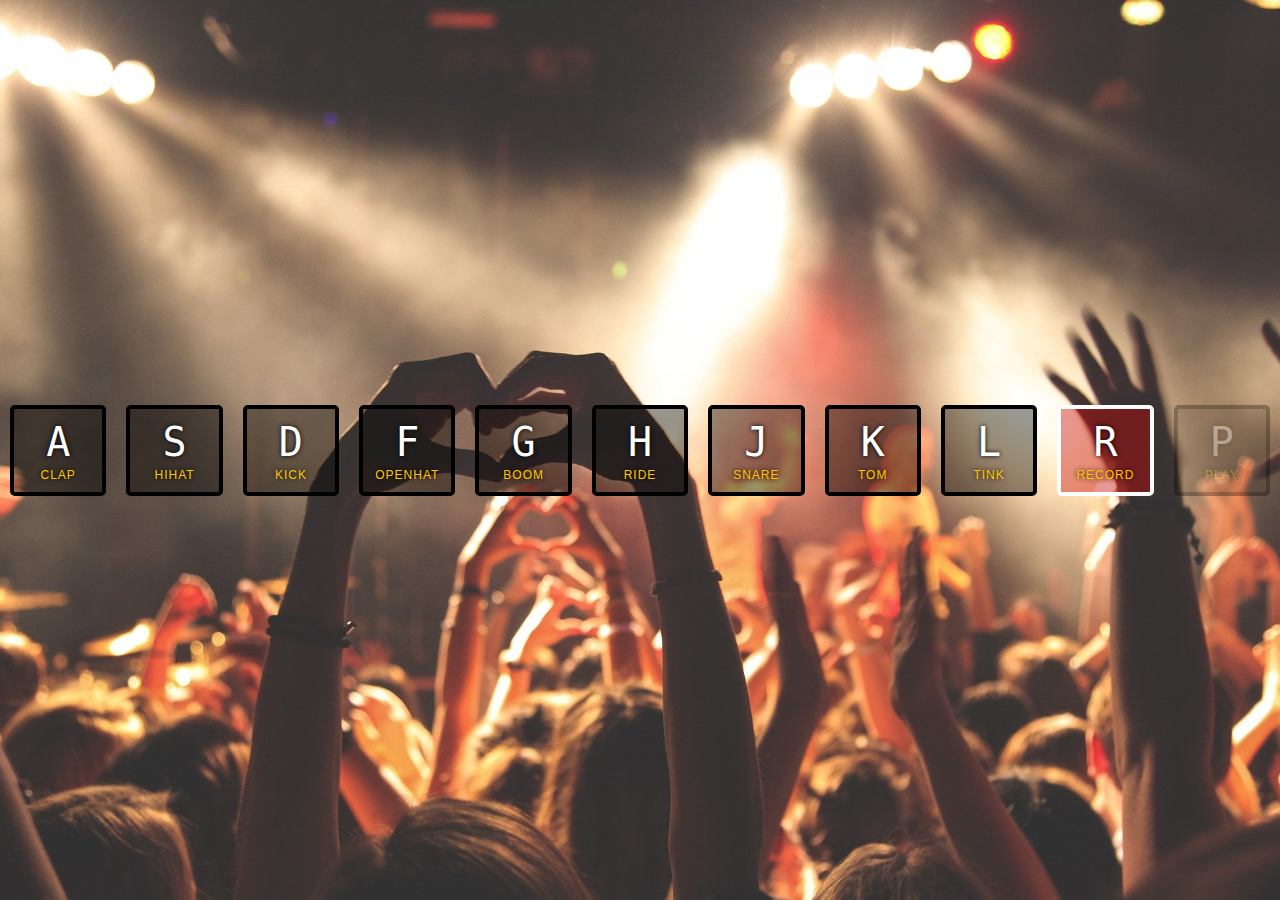
<file: index.html>
<!DOCTYPE html>
<html lang="en">

<head>
  <meta charset="UTF-8">
  <title>JS Drum Kit</title>
  <link rel="stylesheet" href="style.css">
</head>

<body>


  <div class="keys">
    <div data-key="65" class="key">
      <kbd>A</kbd>
      <span class="sound">clap</span>
    </div>
    <div data-key="83" class="key">
      <kbd>S</kbd>
      <span class="sound">hihat</span>
    </div>
    <div data-key="68" class="key">
      <kbd>D</kbd>
      <span class="sound">kick</span>
    </div>
    <div data-key="70" class="key">
      <kbd>F</kbd>
      <span class="sound">openhat</span>
    </div>
    <div data-key="71" class="key">
      <kbd>G</kbd>
      <span class="sound">boom</span>
    </div>
    <div data-key="72" class="key">
      <kbd>H</kbd>
      <span class="sound">ride</span>
    </div>
    <div data-key="74" class="key">
      <kbd>J</kbd>
      <span class="sound">snare</span>
    </div>
    <div data-key="75" class="key">
      <kbd>K</kbd>
      <span class="sound">tom</span>
    </div>
    <div data-key="76" class="key">
      <kbd>L</kbd>
      <span class="sound">tink</span>
    </div>
    <div data-key="82" class="record-block">
      <kbd>R</kbd>
      <span class="sound">Record</span>
    </div>
    <div data-key="80" class="play-block">
      <kbd>P</kbd>
      <span class="sound">Play</span>
    </div>
  </div>

  <audio data-key="65" src="sounds/clap.wav"></audio>
  <audio data-key="83" src="sounds/hihat.wav"></audio>
  <audio data-key="68" src="sounds/kick.wav"></audio>
  <audio data-key="70" src="sounds/openhat.wav"></audio>
  <audio data-key="71" src="sounds/boom.wav"></audio>
  <audio data-key="72" src="sounds/ride.wav"></audio>
  <audio data-key="74" src="sounds/snare.wav"></audio>
  <audio data-key="75" src="sounds/tom.wav"></audio>
  <audio data-key="76" src="sounds/tink.wav"></audio>
  <audio data-key="82" src=""></audio>
  <audio data-key="80" src=""></audio>

  <script src="app.js"></script>
</body>

</html>
</file>
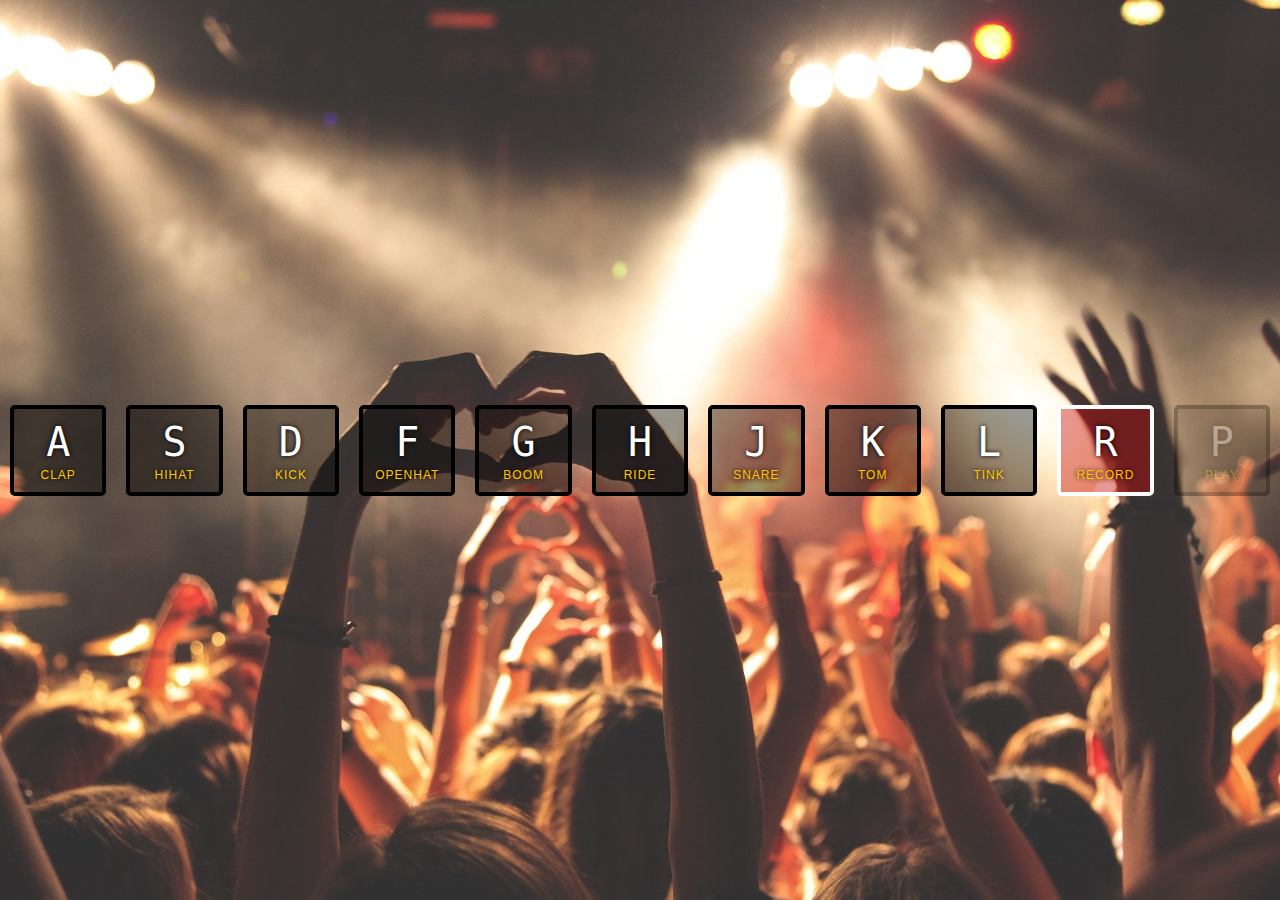
<file: index-START.html>
<!DOCTYPE html>
<html lang="en">

<head>
  <meta charset="UTF-8">
  <title>JS Drum Kit</title>
  <link rel="stylesheet" href="style.css">
</head>

<body>


  <div class="keys">
    <div data-key="65" class="key">
      <kbd>A</kbd>
      <span class="sound">clap</span>
    </div>
    <div data-key="83" class="key">
      <kbd>S</kbd>
      <span class="sound">hihat</span>
    </div>
    <div data-key="68" class="key">
      <kbd>D</kbd>
      <span class="sound">kick</span>
    </div>
    <div data-key="70" class="key">
      <kbd>F</kbd>
      <span class="sound">openhat</span>
    </div>
    <div data-key="71" class="key">
      <kbd>G</kbd>
      <span class="sound">boom</span>
    </div>
    <div data-key="72" class="key">
      <kbd>H</kbd>
      <span class="sound">ride</span>
    </div>
    <div data-key="74" class="key">
      <kbd>J</kbd>
      <span class="sound">snare</span>
    </div>
    <div data-key="75" class="key">
      <kbd>K</kbd>
      <span class="sound">tom</span>
    </div>
    <div data-key="76" class="key">
      <kbd>L</kbd>
      <span class="sound">tink</span>
    </div>
    <div data-key="82" class="record-block">
      <kbd>R</kbd>
      <span class="sound">Record</span>
    </div>
    <div data-key="80" class="play-block">
      <kbd>P</kbd>
      <span class="sound">Play</span>
    </div>
  </div>

  <audio data-key="65" src="sounds/clap.wav"></audio>
  <audio data-key="83" src="sounds/hihat.wav"></audio>
  <audio data-key="68" src="sounds/kick.wav"></audio>
  <audio data-key="70" src="sounds/openhat.wav"></audio>
  <audio data-key="71" src="sounds/boom.wav"></audio>
  <audio data-key="72" src="sounds/ride.wav"></audio>
  <audio data-key="74" src="sounds/snare.wav"></audio>
  <audio data-key="75" src="sounds/tom.wav"></audio>
  <audio data-key="76" src="sounds/tink.wav"></audio>
  <audio data-key="82" src=""></audio>
  <audio data-key="80" src=""></audio>

  <script src="app.js"></script>
</body>

</html>
</file>
<file: style.css>
html {
  font-size: 10px;
  background: url('./background.jpg') bottom center;
  background-size: cover;
}

body,
html {
  margin: 0;
  padding: 0;
  font-family: sans-serif;
}

.keys {
  display: flex;
  flex: 1;
  min-height: 100vh;
  align-items: center;
  justify-content: center;
}

.key {
  border: .4rem solid black;
  border-radius: .5rem;
  margin: 1rem;
  font-size: 1.5rem;
  padding: 1rem .5rem;
  transition: all .07s ease;
  width: 10rem;
  text-align: center;
  color: white;
  background: rgba(0, 0, 0, 0.4);
  text-shadow: 0 0 .5rem black;
}

.playing {
  transform: scale(1.1);
  border-color: #ffc600;
  box-shadow: 0 0 1rem #ffc600;
}

kbd {
  display: block;
  font-size: 4rem;
}

.sound {
  font-size: 1.2rem;
  text-transform: uppercase;
  letter-spacing: .1rem;
  color: #ffc600;
}

.record-block {
  border: .4rem solid rgba(255, 255, 255);
  border-radius: .5rem;
  margin: 1rem;
  font-size: 1.5rem;
  padding: 1rem .5rem;
  transition: all .07s ease;
  width: 10rem;
  text-align: center;
  color: white;
  background: rgba(197, 0, 0, 0.4);
  text-shadow: 0 0 .5rem black;
}

.record-text {
  font-size: 1.2rem;
  text-transform: uppercase;
  letter-spacing: .1rem;
  color: #ffffff;
}

.recording {
  transform: scale(1.1);
  border-color: #ffffff;
  box-shadow: 0 0 1rem rgba(56, 197, 0, 0.4);
  background: rgba(56, 197, 0, 0.4);
}

.play-block {
  opacity: 0.3;
  border: .4rem solid black;
  border-radius: .5rem;
  margin: 1rem;
  font-size: 1.5rem;
  padding: 1rem .5rem;
  transition: all .07s ease;
  width: 10rem;
  text-align: center;
  color: white;
  background: rgba(0, 0, 0, 0.4);
  text-shadow: 0 0 .5rem black;
}

.playing-sound {
  transform: scale(1.1);
  opacity: 1 !important;
  box-shadow: 0 0 1rem rgba(197, 118, 0, 0.4);
  background: rgba(197, 118, 0, 0.4) !important;
}
</file>
